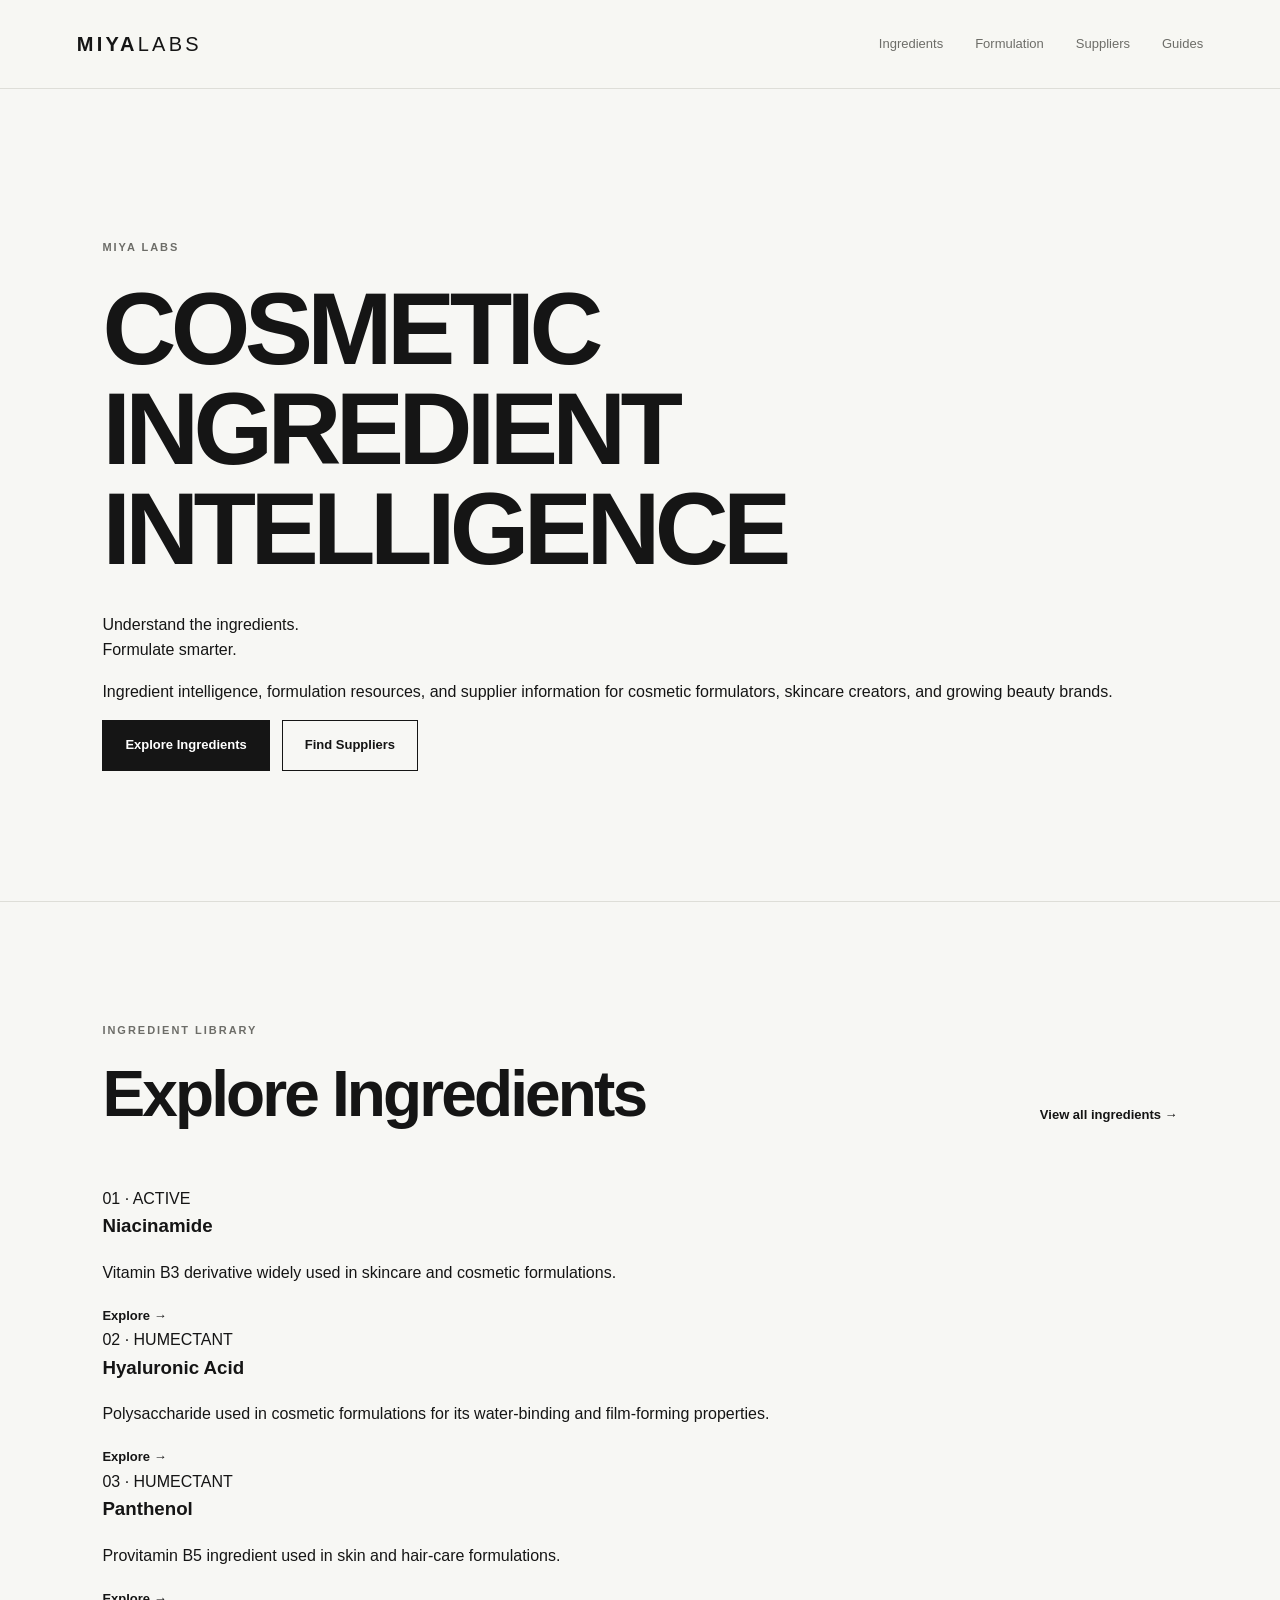
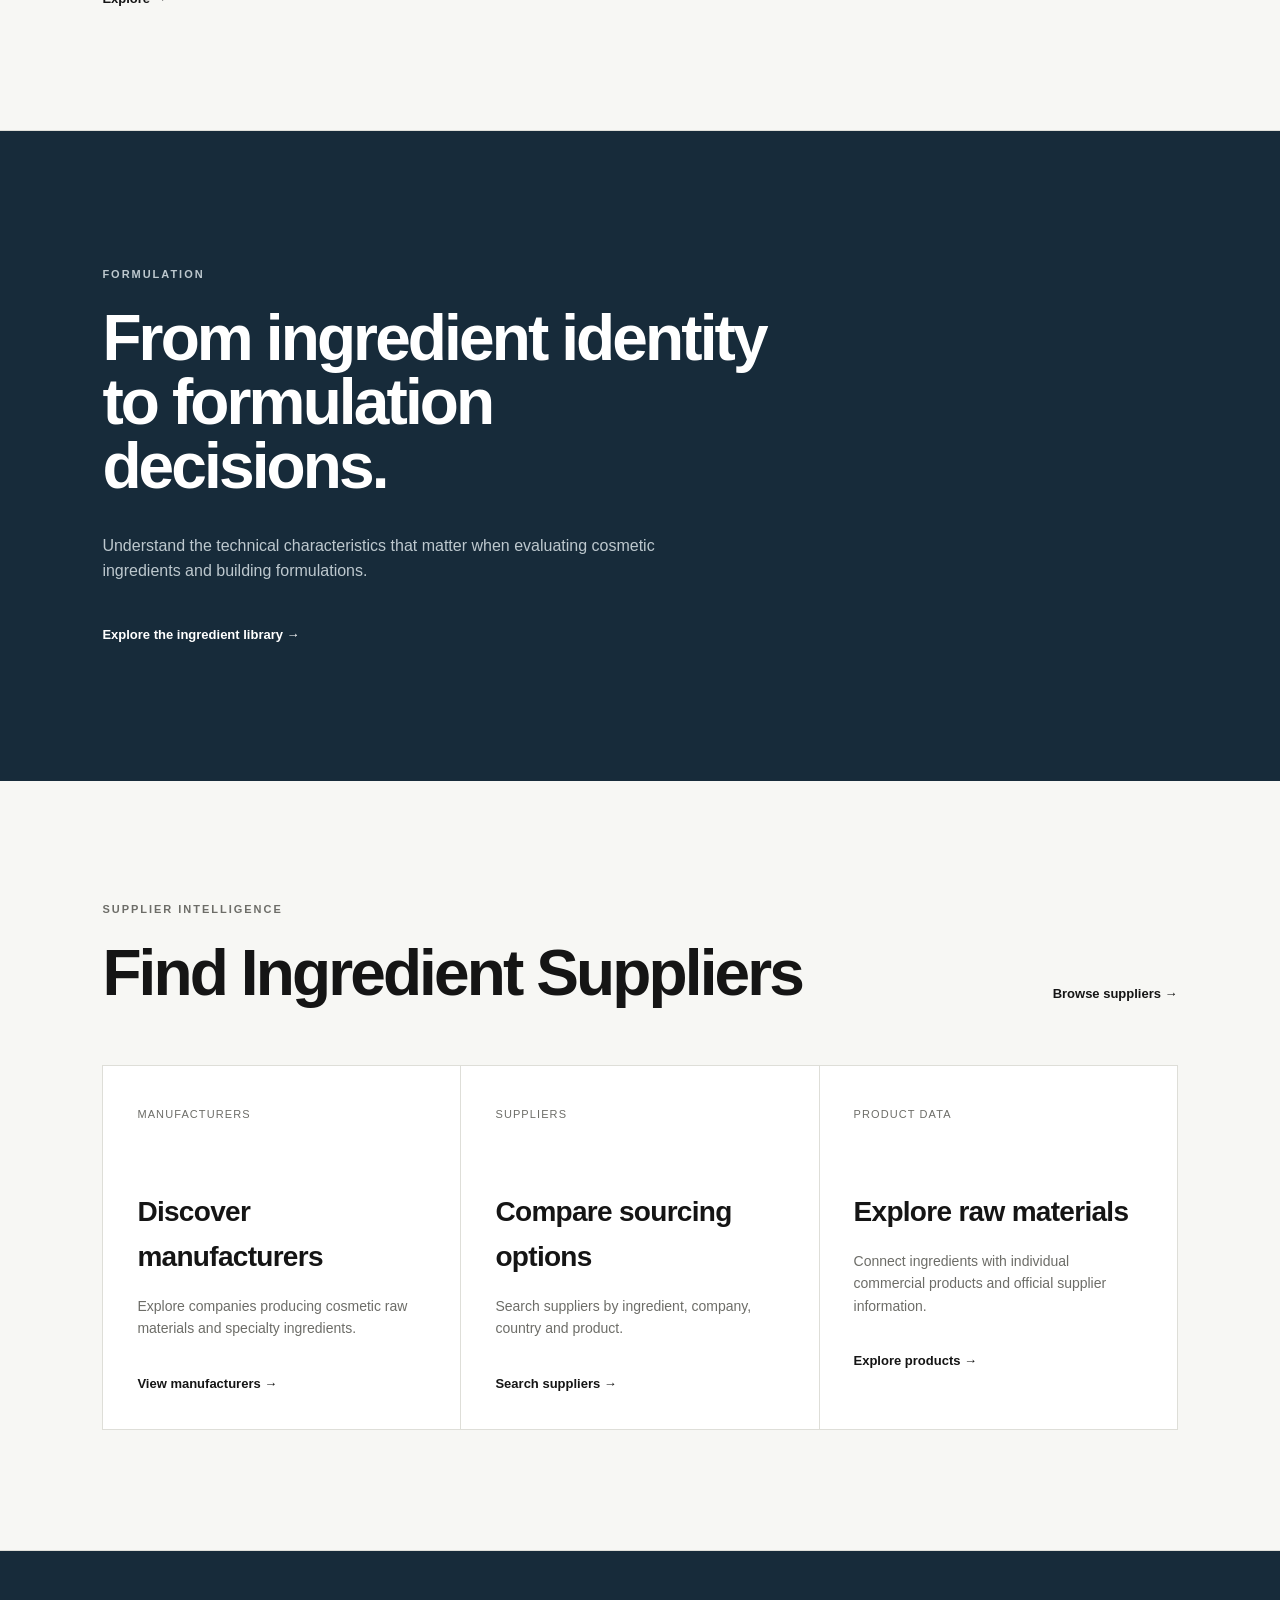
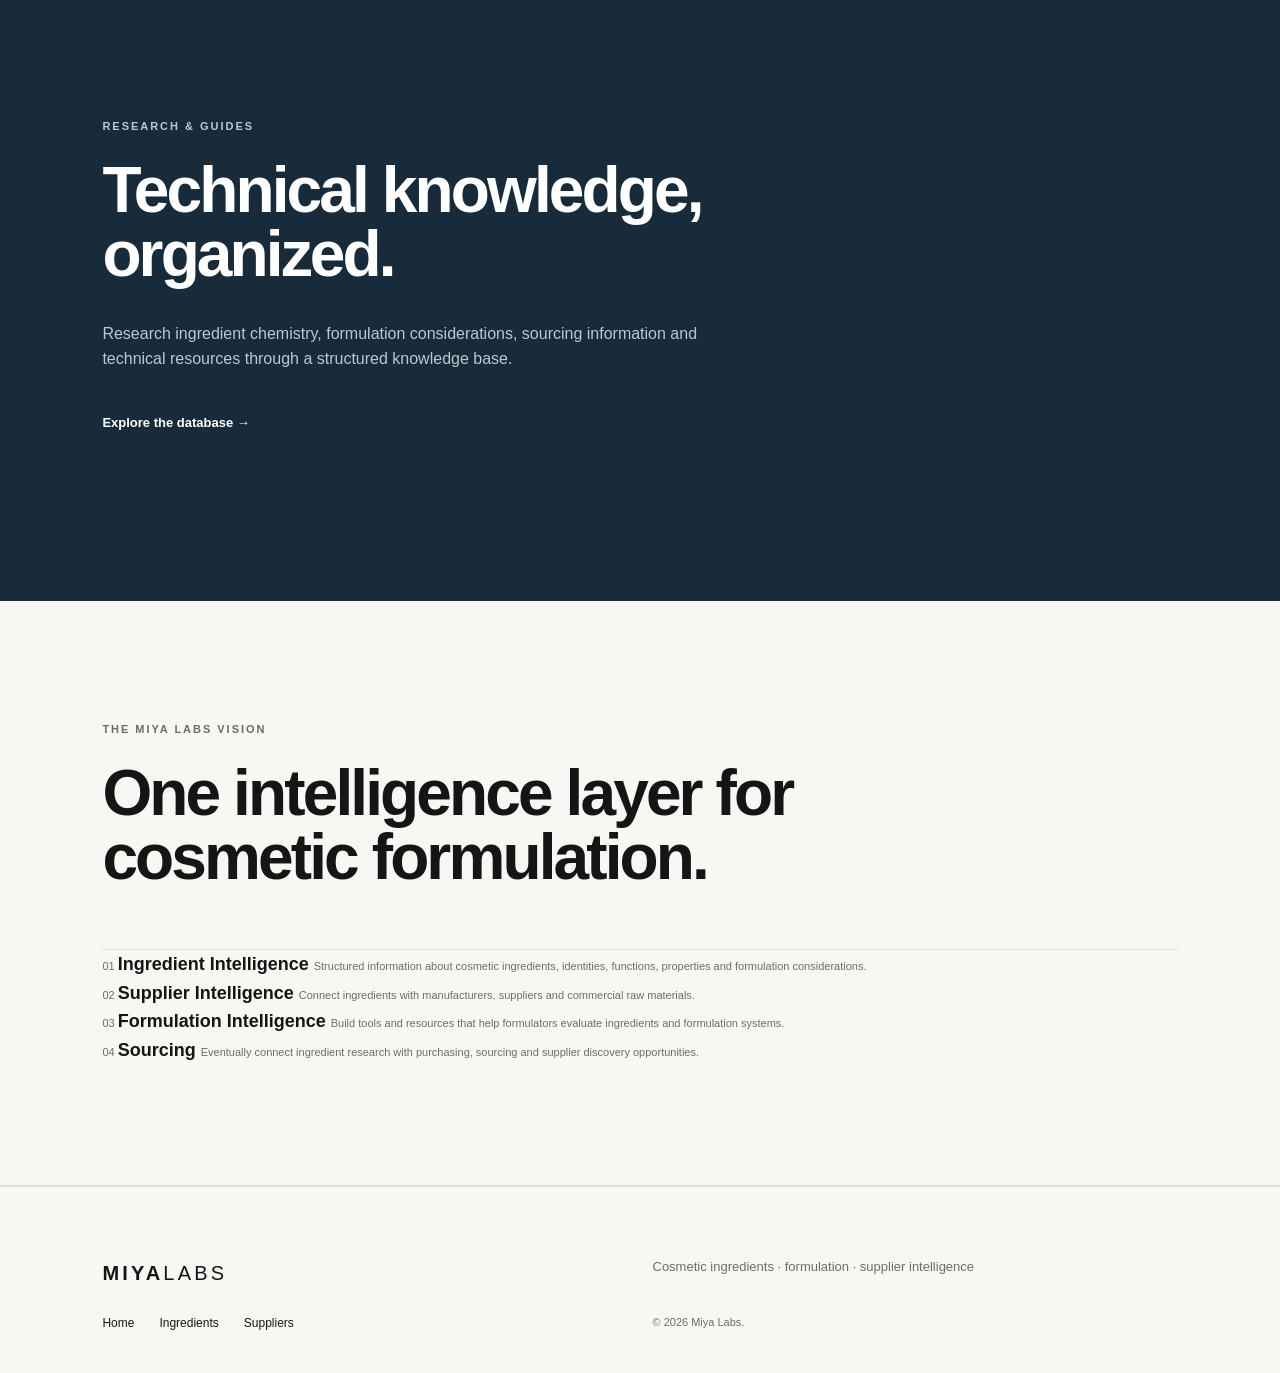
<file: index.html>
<!doctype html>

<html lang="en">

<head>

  <meta charset="utf-8">

  <meta
    name="viewport"
    content="width=device-width, initial-scale=1"
  >

  <title>
    MIYA LABS | Cosmetic Ingredient Intelligence
  </title>

  <meta
    name="description"
    content="Miya Labs provides cosmetic ingredient intelligence, formulation resources, and supplier information for formulators and beauty brands."
  >

  <link
    rel="stylesheet"
    href="style.css"
  >

</head>


<body>


<!-- =========================================
     HEADER
     ========================================= -->


<header class="site-header">

  <a
    class="brand"
    href="index.html"
    aria-label="Miya Labs home"
  >

    MIYA<span>LABS</span>

  </a>


  <nav aria-label="Main navigation">

    <a href="ingredients.html">
      Ingredients
    </a>

    <a href="#formulation">
      Formulation
    </a>

    <a href="suppliers.html">
      Suppliers
    </a>

    <a href="#guides">
      Guides
    </a>

  </nav>

</header>



<main>


<!-- =========================================
     HERO
     ========================================= -->


<section class="hero">


  <div class="hero-content">


    <p class="eyebrow">
      MIYA LABS
    </p>


    <h1>
      COSMETIC<br>
      INGREDIENT<br>
      INTELLIGENCE
    </h1>


    <p class="hero-lead">

      Understand the ingredients.<br>
      Formulate smarter.

    </p>


    <p class="hero-description">

      Ingredient intelligence, formulation resources,
      and supplier information for cosmetic formulators,
      skincare creators, and growing beauty brands.

    </p>


    <div class="hero-actions">

      <a
        class="button primary"
        href="ingredients.html"
      >
        Explore Ingredients
      </a>


      <a
        class="button secondary"
        href="suppliers.html"
      >
        Find Suppliers
      </a>

    </div>


  </div>


</section>



<!-- =========================================
     INGREDIENT LIBRARY
     ========================================= -->


<section class="section">


  <div class="section-heading">


    <div>

      <p class="eyebrow">
        INGREDIENT LIBRARY
      </p>


      <h2>
        Explore Ingredients
      </h2>

    </div>


    <a
      class="text-link"
      href="ingredients.html"
    >
      View all ingredients →
    </a>


  </div>



  <div class="ingredient-grid">


    <!-- NIACINAMIDE -->


    <article class="ingredient-card">


      <div class="ingredient-card-header">

        <span class="ingredient-category">
          01 · ACTIVE
        </span>

      </div>


      <h3>
        Niacinamide
      </h3>


      <p>

        Vitamin B3 derivative widely used
        in skincare and cosmetic formulations.

      </p>


      <a
        class="text-link"
        href="ingredients/niacinamide.html"
      >
        Explore →
      </a>


    </article>



    <!-- HYALURONIC ACID -->


    <article class="ingredient-card">


      <div class="ingredient-card-header">

        <span class="ingredient-category">
          02 · HUMECTANT
        </span>

      </div>


      <h3>
        Hyaluronic Acid
      </h3>


      <p>

        Polysaccharide used in cosmetic
        formulations for its water-binding
        and film-forming properties.

      </p>


      <a
        class="text-link"
        href="ingredients/hyaluronic-acid.html"
      >
        Explore →
      </a>


    </article>



    <!-- PANTHENOL -->


    <article class="ingredient-card">


      <div class="ingredient-card-header">

        <span class="ingredient-category">
          03 · HUMECTANT
        </span>

      </div>


      <h3>
        Panthenol
      </h3>


      <p>

        Provitamin B5 ingredient used in
        skin and hair-care formulations.

      </p>


      <a
        class="text-link"
        href="ingredients/panthenol.html"
      >
        Explore →
      </a>


    </article>


  </div>


</section>



<!-- =========================================
     FORMULATION
     ========================================= -->


<section
  id="formulation"
  class="feature"
>


  <div>


    <p class="eyebrow">
      FORMULATION
    </p>


    <h2>
      From ingredient identity
      to formulation decisions.
    </h2>


    <p>

      Understand the technical characteristics
      that matter when evaluating cosmetic
      ingredients and building formulations.

    </p>


    <a
      class="text-link"
      href="ingredients.html"
    >
      Explore the ingredient library →
    </a>


  </div>


</section>



<!-- =========================================
     SUPPLIER INTELLIGENCE
     ========================================= -->


<section class="section">


  <div class="section-heading">


    <div>

      <p class="eyebrow">
        SUPPLIER INTELLIGENCE
      </p>


      <h2>
        Find Ingredient Suppliers
      </h2>

    </div>


    <a
      class="text-link"
      href="suppliers.html"
    >
      Browse suppliers →
    </a>


  </div>



  <div class="cards">


    <article class="card">


      <span>
        MANUFACTURERS
      </span>


      <h3>
        Discover manufacturers
      </h3>


      <p>

        Explore companies producing cosmetic
        raw materials and specialty ingredients.

      </p>


      <a
        class="text-link"
        href="suppliers.html"
      >
        View manufacturers →
      </a>


    </article>



    <article class="card">


      <span>
        SUPPLIERS
      </span>


      <h3>
        Compare sourcing options
      </h3>


      <p>

        Search suppliers by ingredient,
        company, country and product.

      </p>


      <a
        class="text-link"
        href="suppliers.html"
      >
        Search suppliers →
      </a>


    </article>



    <article class="card">


      <span>
        PRODUCT DATA
      </span>


      <h3>
        Explore raw materials
      </h3>


      <p>

        Connect ingredients with individual
        commercial products and official
        supplier information.

      </p>


      <a
        class="text-link"
        href="suppliers.html"
      >
        Explore products →
      </a>


    </article>


  </div>


</section>



<!-- =========================================
     GUIDES
     ========================================= -->


<section
  id="guides"
  class="feature"
>


  <div>


    <p class="eyebrow">
      RESEARCH & GUIDES
    </p>


    <h2>
      Technical knowledge,
      organized.
    </h2>


    <p>

      Research ingredient chemistry,
      formulation considerations, sourcing
      information and technical resources
      through a structured knowledge base.

    </p>


    <a
      class="text-link"
      href="ingredients.html"
    >
      Explore the database →
    </a>


  </div>


</section>



<!-- =========================================
     LONG-TERM VISION
     ========================================= -->


<section class="section">


  <div class="section-heading">


    <div>

      <p class="eyebrow">
        THE MIYA LABS VISION
      </p>


      <h2>
        One intelligence layer
        for cosmetic formulation.
      </h2>

    </div>


  </div>



  <div class="guide-list">


    <div>


      <span>
        01
      </span>


      <strong>
        Ingredient Intelligence
      </strong>


      <small>

        Structured information about cosmetic
        ingredients, identities, functions,
        properties and formulation considerations.

      </small>


    </div>



    <div>


      <span>
        02
      </span>


      <strong>
        Supplier Intelligence
      </strong>


      <small>

        Connect ingredients with manufacturers,
        suppliers and commercial raw materials.

      </small>


    </div>



    <div>


      <span>
        03
      </span>


      <strong>
        Formulation Intelligence
      </strong>


      <small>

        Build tools and resources that help
        formulators evaluate ingredients and
        formulation systems.

      </small>


    </div>



    <div>


      <span>
        04
      </span>


      <strong>
        Sourcing
      </strong>


      <small>

        Eventually connect ingredient research
        with purchasing, sourcing and supplier
        discovery opportunities.

      </small>


    </div>


  </div>


</section>


</main>



<!-- =========================================
     FOOTER
     ========================================= -->


<footer>


  <div class="brand">
    MIYA<span>LABS</span>
  </div>


  <p>

    Cosmetic ingredients · formulation ·
    supplier intelligence

  </p>


  <div class="footer-links">


    <a href="index.html">
      Home
    </a>


    <a href="ingredients.html">
      Ingredients
    </a>


    <a href="suppliers.html">
      Suppliers
    </a>


  </div>


  <small>
    © 2026 Miya Labs.
  </small>


</footer>


</body>

</html>
</file>
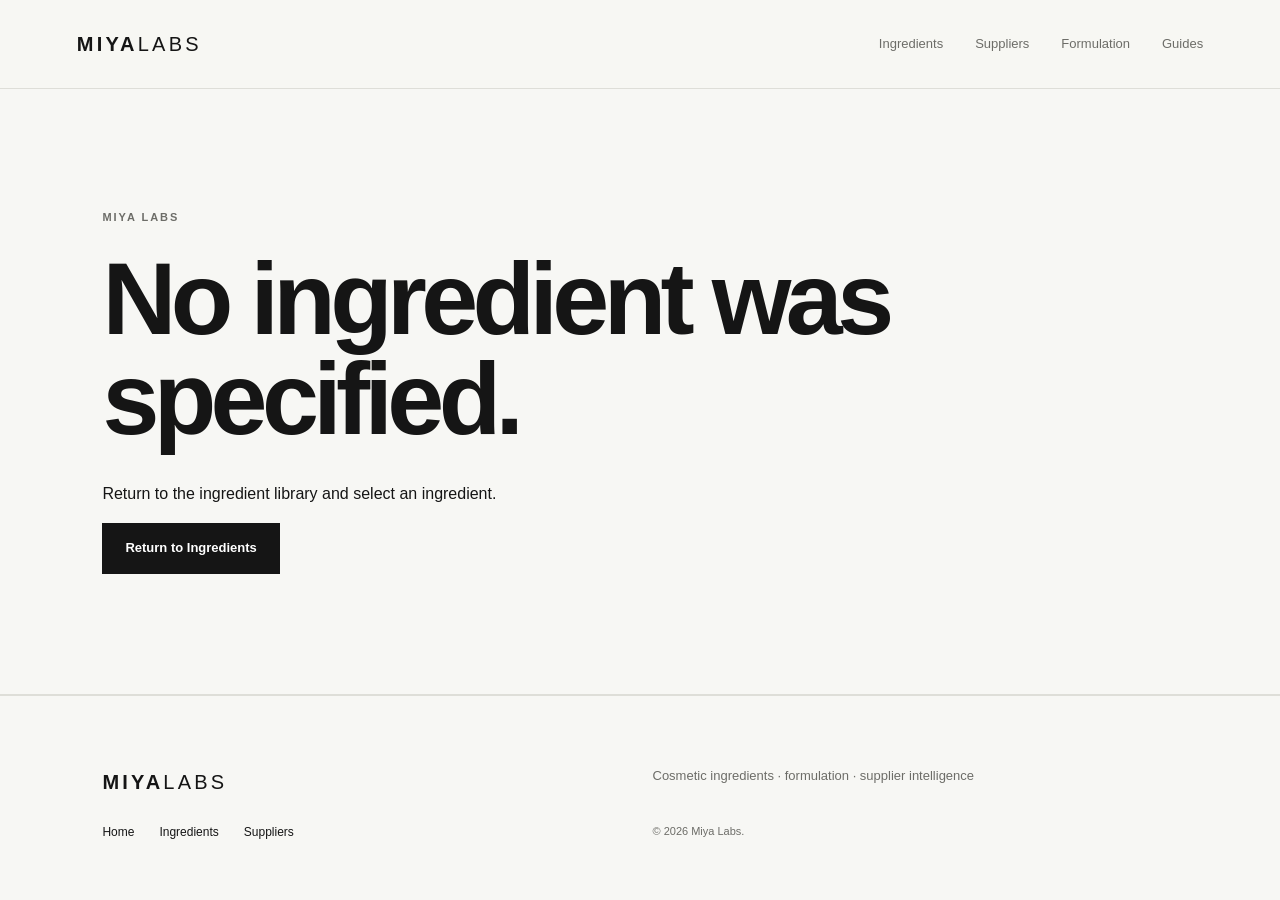
<file: ingredient.html>
<!doctype html>
<html lang="en">

<head>

  <meta charset="utf-8">

  <meta
    name="viewport"
    content="width=device-width, initial-scale=1"
  >

  <title>Ingredient | MIYA LABS</title>

  <meta
    id="meta-description"
    name="description"
    content="Cosmetic ingredient intelligence from MIYA LABS."
  >

  <link
    rel="stylesheet"
    href="style.css"
  >

</head>


<body>


<header class="site-header">

  <a
    class="brand"
    href="index.html"
    aria-label="Miya Labs home"
  >
    MIYA<span>LABS</span>
  </a>


  <nav aria-label="Main navigation">

    <a href="ingredients.html">
      Ingredients
    </a>

    <a href="suppliers.html">
      Suppliers
    </a>

    <a href="index.html#formulation">
      Formulation
    </a>

    <a href="index.html#guides">
      Guides
    </a>

  </nav>

</header>



<main id="ingredient-page">


  <section class="ingredient-hero">

    <div class="ingredient-hero-inner">


      <div>

        <p
          id="ingredient-category"
          class="eyebrow"
        >
          INGREDIENT
        </p>


        <h1 id="ingredient-name">
          Loading ingredient...
        </h1>


        <p
          id="ingredient-lead"
          class="ingredient-lead"
        >
          Loading ingredient information...
        </p>

      </div>


      <div
        id="ingredient-symbol"
        class="ingredient-symbol"
        aria-hidden="true"
      >
      </div>


    </div>

  </section>



  <section class="section">


    <div class="ingredient-data-grid">


      <div class="data-item">

        <span>
          INCI
        </span>

        <strong id="ingredient-inci">
          —
        </strong>

      </div>


      <div class="data-item">

        <span>
          CAS
        </span>

        <strong id="ingredient-cas">
          —
        </strong>

      </div>


      <div class="data-item">

        <span>
          CATEGORY
        </span>

        <strong id="ingredient-category-data">
          —
        </strong>

      </div>


      <div class="data-item">

        <span>
          ALIASES
        </span>

        <strong id="ingredient-aliases">
          —
        </strong>

      </div>


    </div>

  </section>



  <section class="section">


    <div class="content-column">


      <p class="eyebrow">
        OVERVIEW
      </p>


      <h2 id="overview-title">
        About this ingredient
      </h2>


      <div id="ingredient-overview">
      </div>


    </div>

  </section>



  <section class="section">


    <div class="content-column">


      <p class="eyebrow">
        FORMULATION
      </p>


      <h2>
        Formulation considerations
      </h2>


      <div
        id="formulation-considerations"
        class="consideration-list"
      >
      </div>


    </div>

  </section>



  <section class="section">


    <div class="content-column">


      <p class="eyebrow">
        SUPPLIER INTELLIGENCE
      </p>


      <h2>
        Suppliers associated with this ingredient
      </h2>


      <div
        id="ingredient-suppliers"
        class="supplier-grid"
      >

        <div class="directory-placeholder">

          <strong>
            Loading suppliers...
          </strong>

        </div>

      </div>


    </div>

  </section>



  <section class="section">


    <div class="content-column">


      <p class="eyebrow">
        RELATED INGREDIENTS
      </p>


      <h2>
        Continue exploring
      </h2>


      <div
        id="related-ingredients"
        class="ingredient-grid"
      >

        <div class="directory-placeholder">

          <strong>
            Loading related ingredients...
          </strong>

        </div>

      </div>


    </div>

  </section>



  <section class="section">


    <div class="content-column">


      <p class="eyebrow">
        TECHNICAL REFERENCES
      </p>


      <h2>
        References
      </h2>


      <div id="ingredient-reference">
      </div>


    </div>

  </section>


</main>



<footer>


  <div class="brand">
    MIYA<span>LABS</span>
  </div>


  <p>
    Cosmetic ingredients · formulation ·
    supplier intelligence
  </p>


  <div class="footer-links">

    <a href="index.html">
      Home
    </a>

    <a href="ingredients.html">
      Ingredients
    </a>

    <a href="suppliers.html">
      Suppliers
    </a>

  </div>


  <small>
    © 2026 Miya Labs.
  </small>


</footer>



<script src="ingredient.js"></script>

<script src="ingredients/related-ingredients.js"></script>


</body>

</html>
</file>
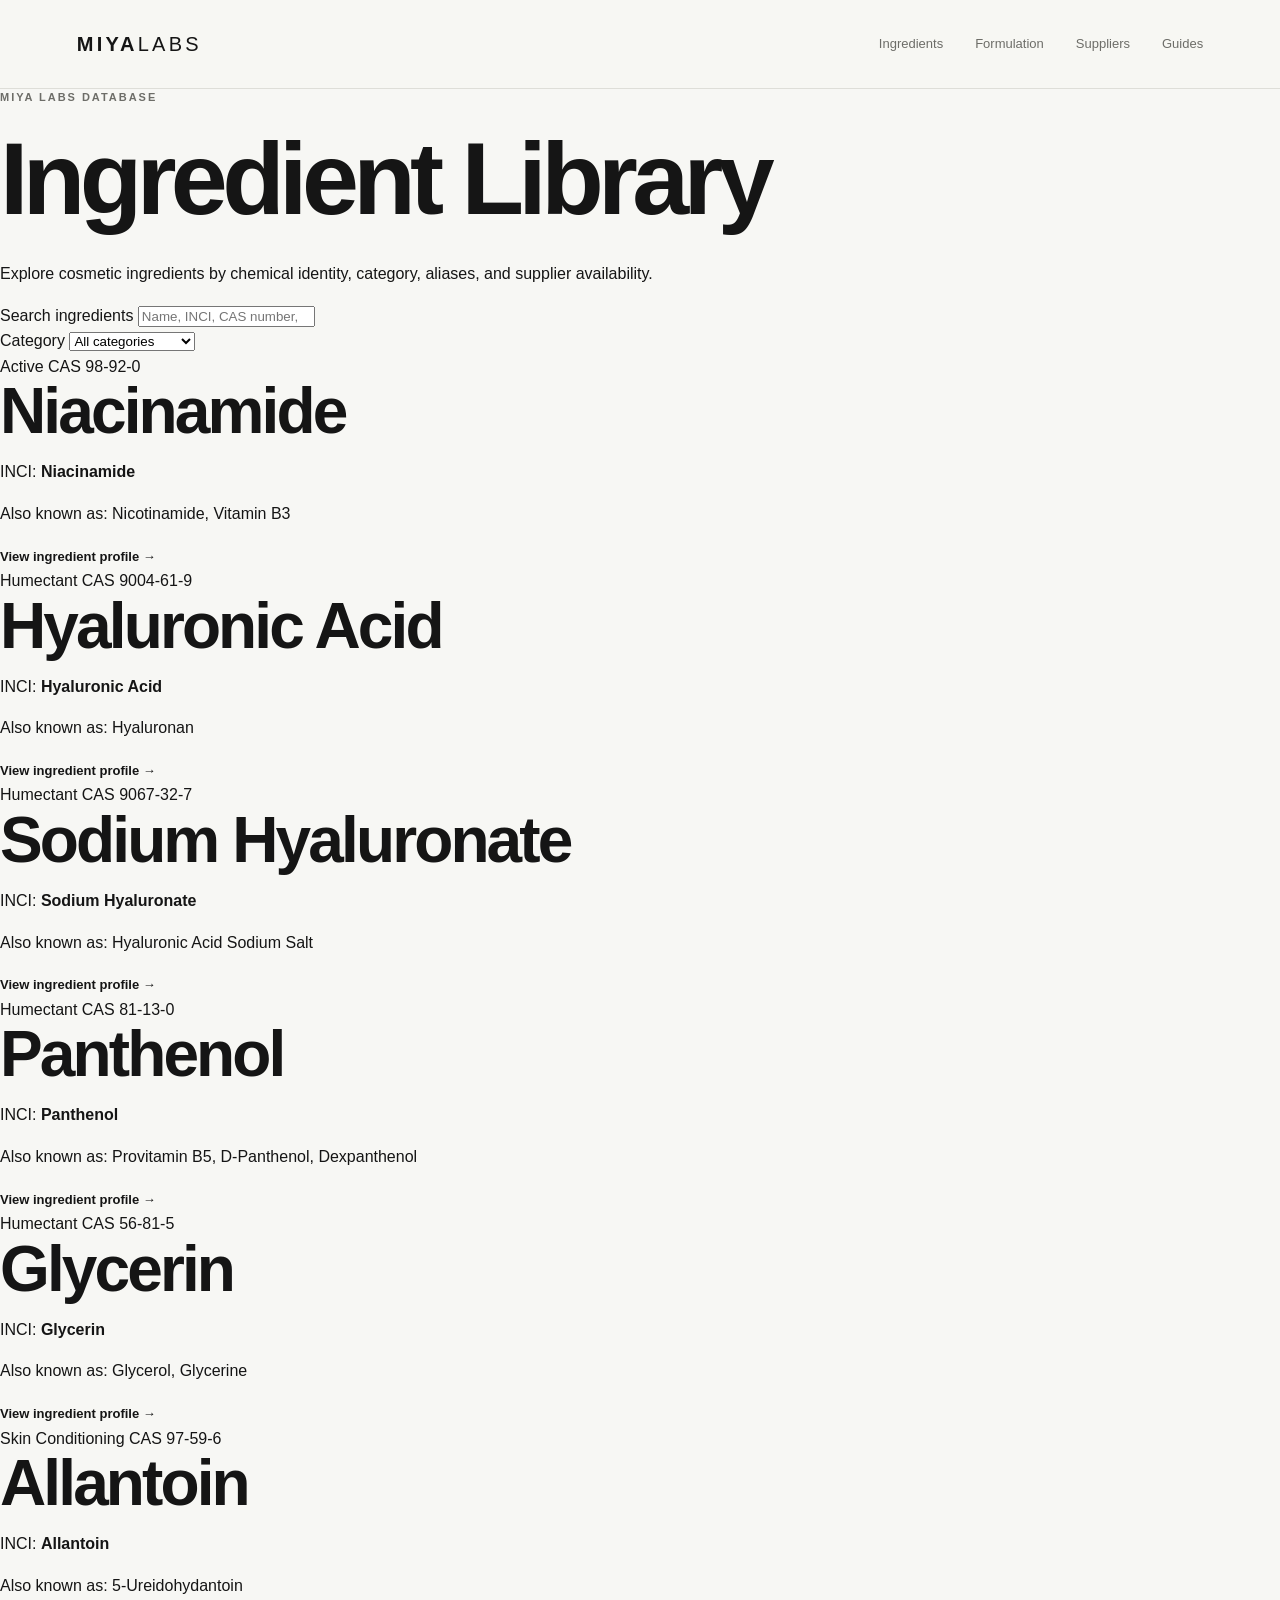
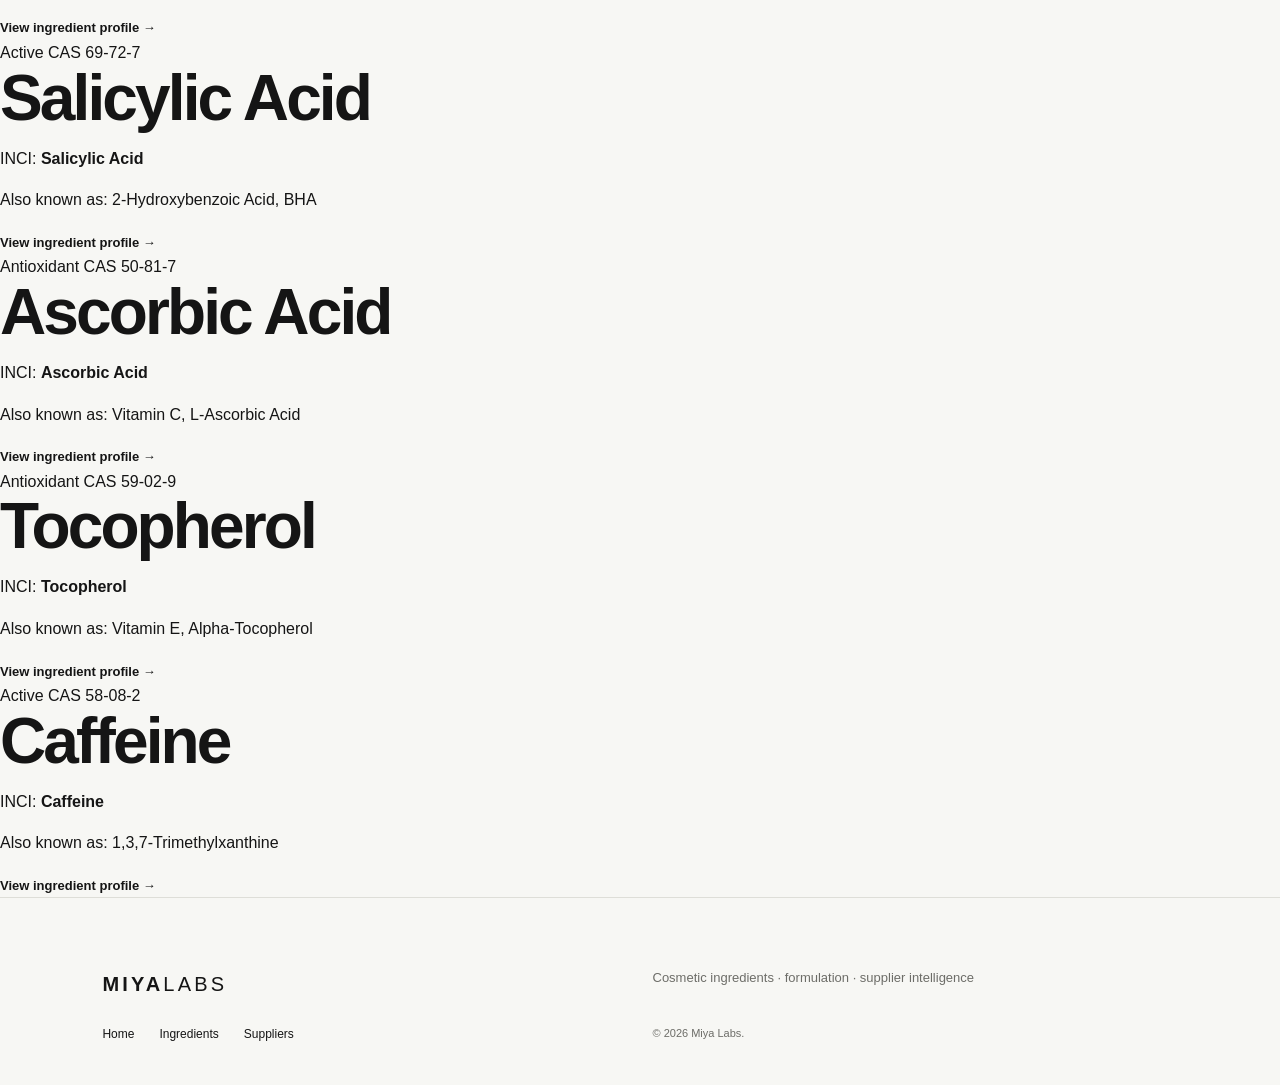
<file: ingredients.html>
<!doctype html>

<html lang="en">

<head>

  <meta charset="utf-8">

  <meta
    name="viewport"
    content="width=device-width, initial-scale=1"
  >

  <title>
    Ingredient Library | Miya Labs
  </title>

  <meta
    name="description"
    content="Search the Miya Labs cosmetic ingredient library by ingredient name, INCI name, CAS number, alias, or category."
  >

  <link
    rel="stylesheet"
    href="style.css"
  >

</head>


<body>


<header class="site-header">

  <a
    class="brand"
    href="index.html"
    aria-label="Miya Labs home"
  >

    MIYA<span>LABS</span>

  </a>


  <nav aria-label="Main navigation">

    <a
      href="ingredients.html"
      class="active"
    >
      Ingredients
    </a>

    <a href="index.html#formulation">
      Formulation
    </a>

    <a href="suppliers.html">
      Suppliers
    </a>

    <a href="index.html#guides">
      Guides
    </a>

  </nav>

</header>



<main>


<section class="page-intro">

  <p class="eyebrow">
    MIYA LABS DATABASE
  </p>


  <h1>
    Ingredient Library
  </h1>


  <p>

    Explore cosmetic ingredients by chemical
    identity, category, aliases, and supplier
    availability.

  </p>

</section>



<section class="directory-controls">

  <div class="search-field">

    <label
      for="ingredient-search"
    >
      Search ingredients
    </label>


    <input
      id="ingredient-search"
      type="search"
      placeholder="Name, INCI, CAS number, alias..."
      autocomplete="off"
    >

  </div>



  <div class="filter-field">

    <label
      for="ingredient-category"
    >
      Category
    </label>


    <select
      id="ingredient-category"
    >

      <option value="all">
        All categories
      </option>

    </select>

  </div>

</section>



<section
  class="directory-section"
  aria-live="polite"
>

  <div
    id="ingredient-results"
    class="ingredient-grid"
  >

    <div class="directory-placeholder">

      <strong>
        Loading ingredients...
      </strong>

    </div>

  </div>

</section>


</main>



<footer>

  <div class="brand">
    MIYA<span>LABS</span>
  </div>


  <p>
    Cosmetic ingredients · formulation ·
    supplier intelligence
  </p>


  <div class="footer-links">

    <a href="index.html">
      Home
    </a>

    <a href="ingredients.html">
      Ingredients
    </a>

    <a href="suppliers.html">
      Suppliers
    </a>

  </div>


  <small>
    © 2026 Miya Labs.
  </small>

</footer>



<script src="ingredients.js"></script>


</body>

</html>
</file>
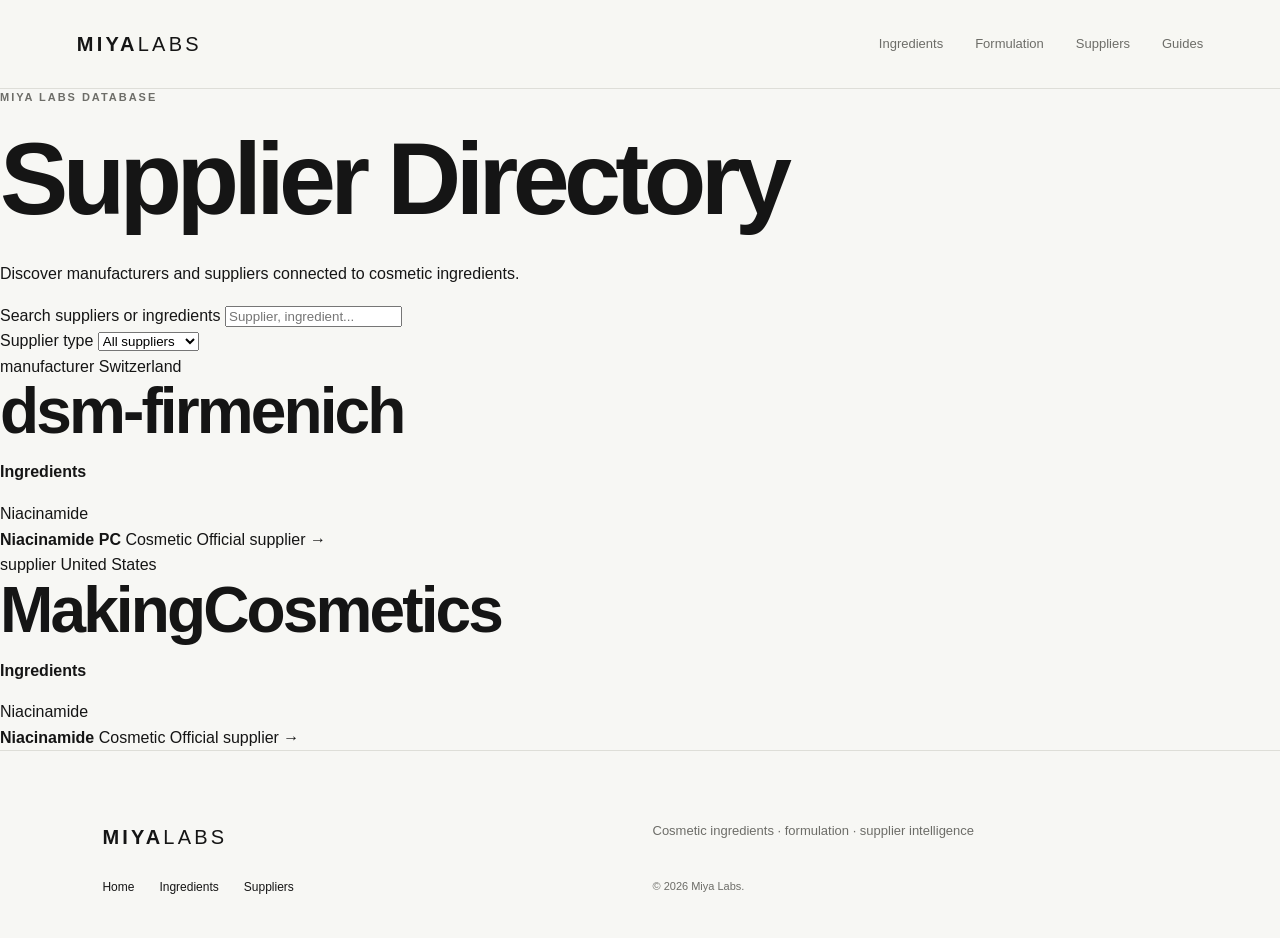
<file: suppliers.html>
<!doctype html>

<html lang="en">

<head>

  <meta charset="utf-8">

  <meta
    name="viewport"
    content="width=device-width, initial-scale=1"
  >

  <title>
    Supplier Directory | Miya Labs
  </title>

  <meta
    name="description"
    content="Explore cosmetic ingredient manufacturers and suppliers through the Miya Labs supplier directory."
  >

  <link
    rel="stylesheet"
    href="style.css"
  >

</head>


<body>


<header class="site-header">

  <a
    class="brand"
    href="index.html"
    aria-label="Miya Labs home"
  >

    MIYA<span>LABS</span>

  </a>


  <nav aria-label="Main navigation">

    <a href="ingredients.html">
      Ingredients
    </a>

    <a href="index.html#formulation">
      Formulation
    </a>

    <a
      href="suppliers.html"
      class="active"
    >
      Suppliers
    </a>

    <a href="index.html#guides">
      Guides
    </a>

  </nav>

</header>



<main>


<section class="page-intro">

  <p class="eyebrow">
    MIYA LABS DATABASE
  </p>


  <h1>
    Supplier Directory
  </h1>


  <p>

    Discover manufacturers and suppliers
    connected to cosmetic ingredients.

  </p>

</section>



<section class="directory-controls">


  <div class="search-field">

    <label for="supplier-search">
      Search suppliers or ingredients
    </label>


    <input
      id="supplier-search"
      type="search"
      placeholder="Supplier, ingredient..."
      autocomplete="off"
    >

  </div>



  <div class="filter-field">

    <label for="supplier-type">
      Supplier type
    </label>


    <select id="supplier-type">

      <option value="all">
        All suppliers
      </option>

    </select>

  </div>


</section>



<section
  class="directory-section"
  aria-live="polite"
>


  <div
    id="supplier-results"
    class="supplier-grid"
  >

    <div class="directory-placeholder">

      <strong>
        Loading suppliers...
      </strong>

    </div>

  </div>


</section>


</main>



<footer>

  <div class="brand">
    MIYA<span>LABS</span>
  </div>


  <p>
    Cosmetic ingredients · formulation ·
    supplier intelligence
  </p>


  <div class="footer-links">

    <a href="index.html">
      Home
    </a>

    <a href="ingredients.html">
      Ingredients
    </a>

    <a href="suppliers.html">
      Suppliers
    </a>

  </div>


  <small>
    © 2026 Miya Labs.
  </small>

</footer>



<script src="suppliers.js"></script>


</body>

</html>
</file>
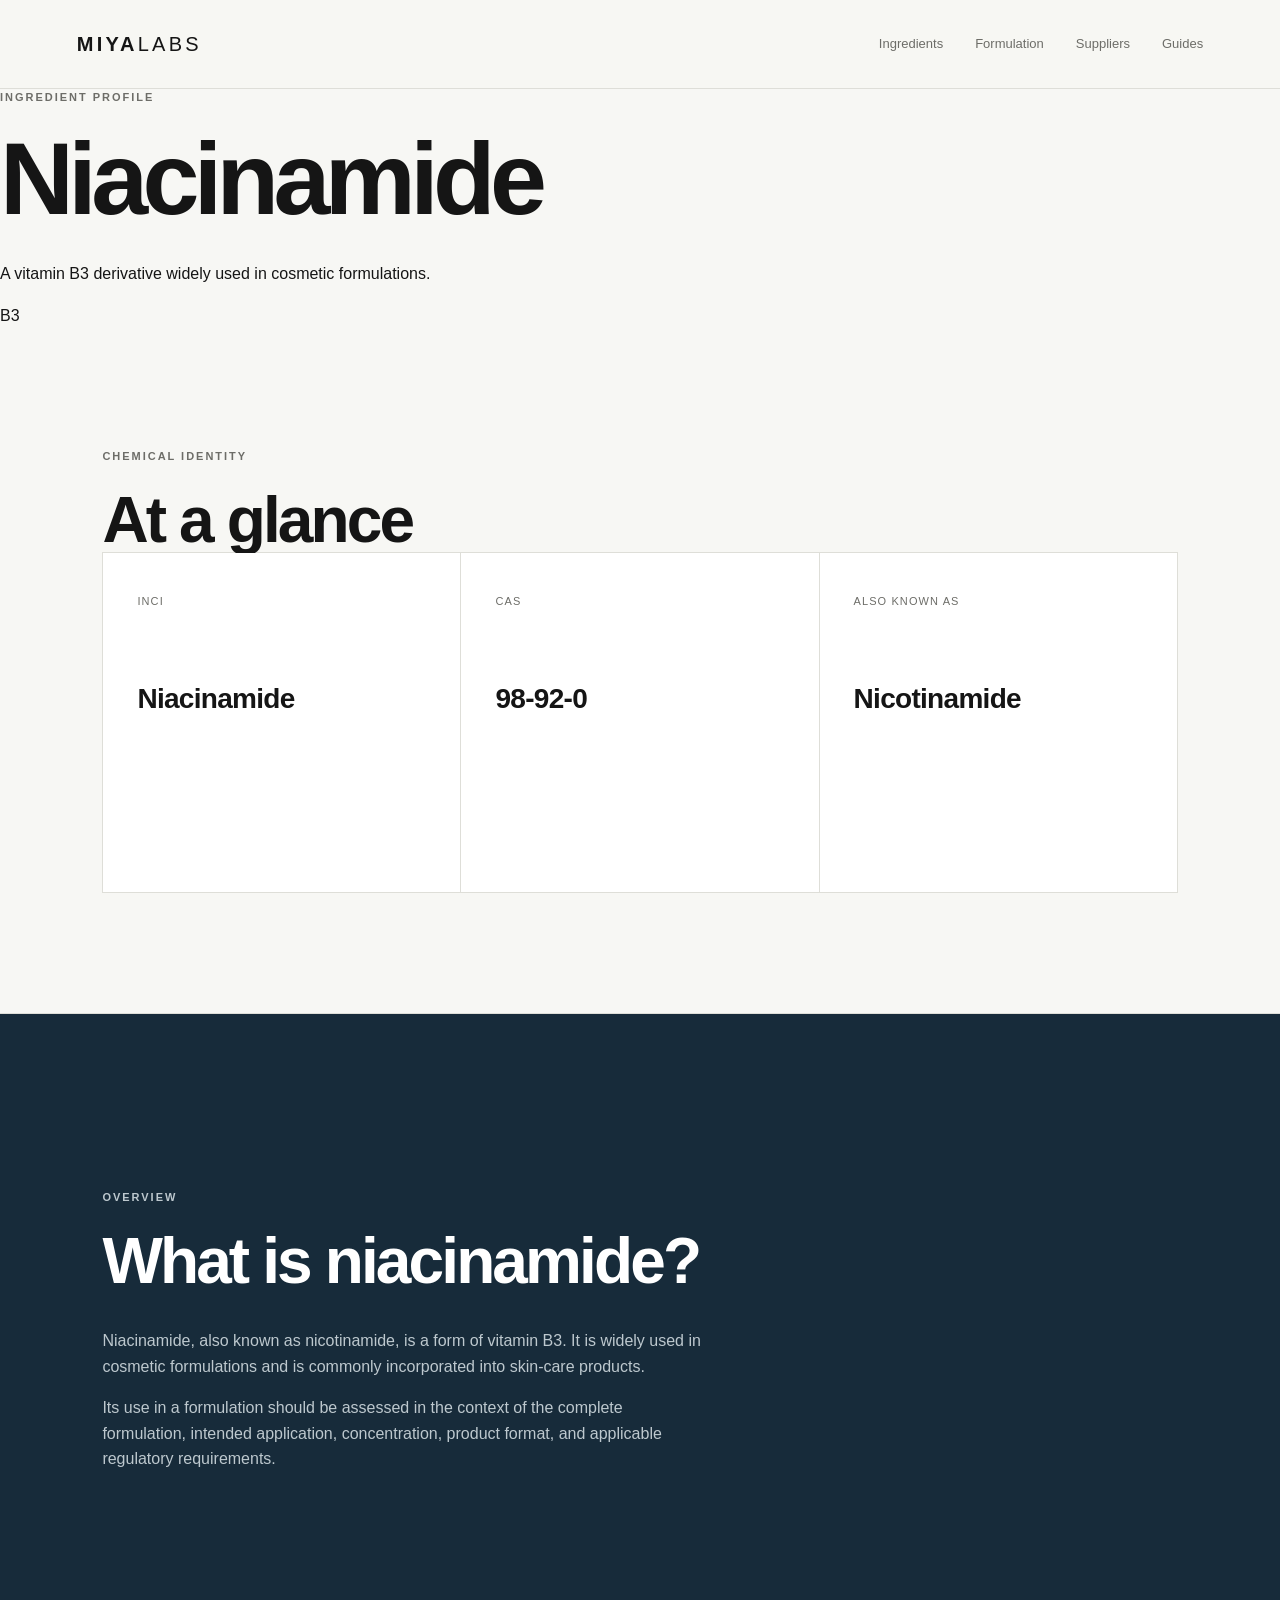
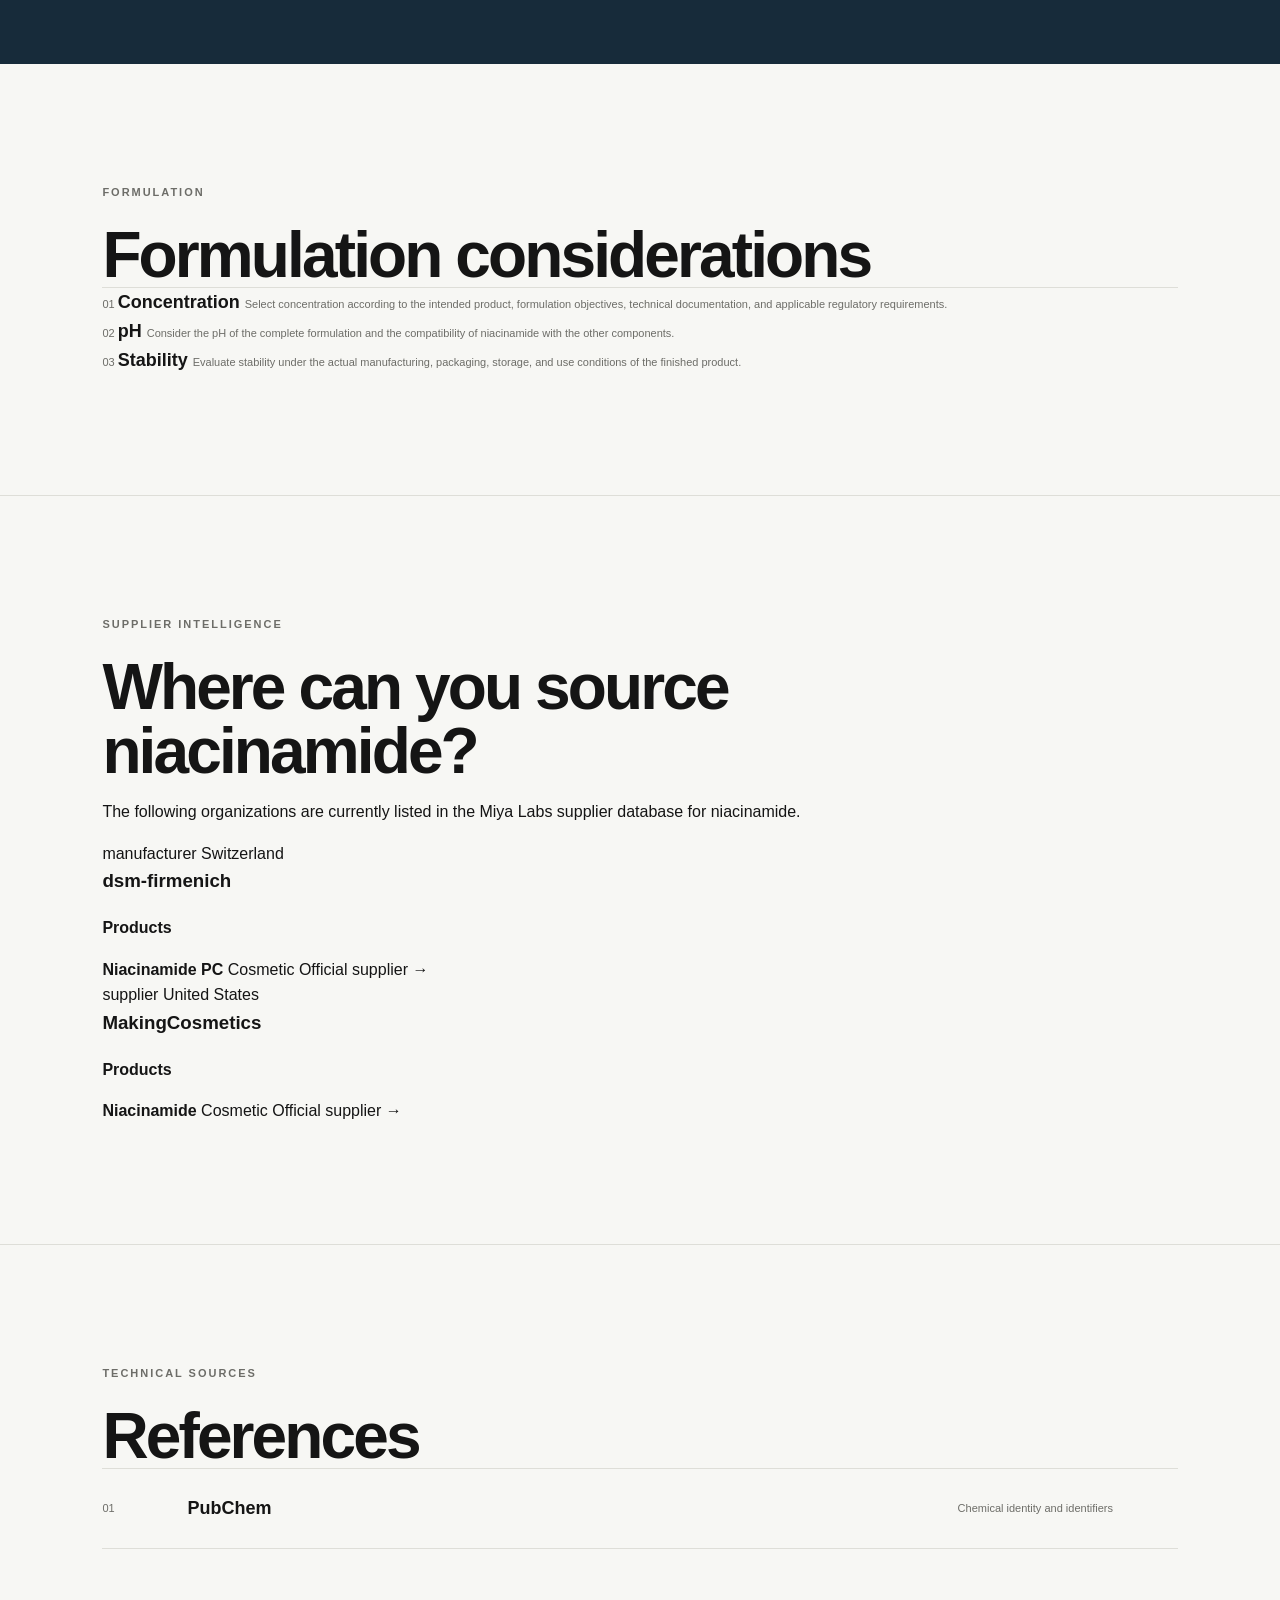
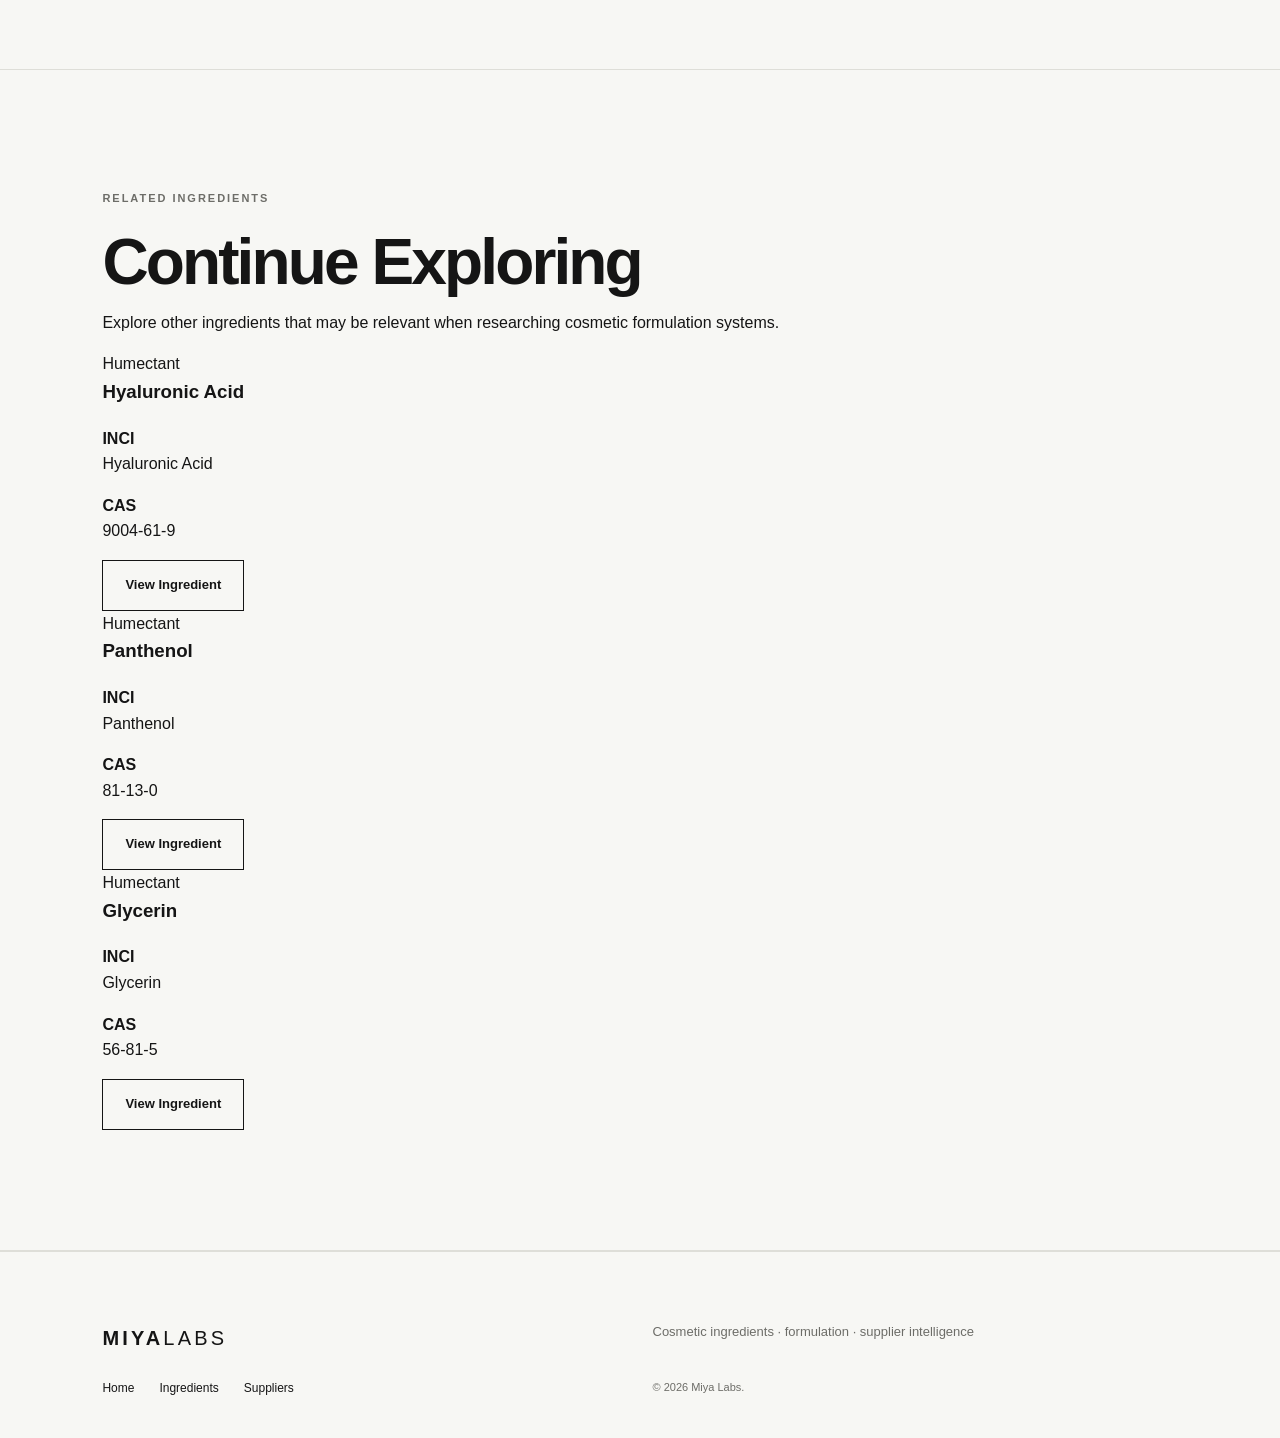
<file: ingredients/niacinamide.html>
<!doctype html>

<html lang="en">

<head>

  <meta charset="utf-8">

  <meta
    name="viewport"
    content="width=device-width, initial-scale=1"
  >

  <title>
    Niacinamide | Cosmetic Ingredient Profile | Miya Labs
  </title>

  <meta
    name="description"
    content="Niacinamide ingredient profile including INCI name, CAS number, cosmetic function, formulation considerations, and supplier information."
  >

  <link
    rel="stylesheet"
    href="../style.css"
  >

</head>


<body data-ingredient="niacinamide">


<header class="site-header">

  <a
    class="brand"
    href="../index.html"
    aria-label="Miya Labs home"
  >

    MIYA<span>LABS</span>

  </a>


  <nav aria-label="Main navigation">

    <a
      href="../ingredients.html"
      class="active"
    >
      Ingredients
    </a>

    <a href="../index.html#formulation">
      Formulation
    </a>

    <a href="../suppliers.html">
      Suppliers
    </a>

    <a href="../index.html#guides">
      Guides
    </a>

  </nav>

</header>



<main>


<!-- =========================================
     HERO
     ========================================= -->


<section class="ingredient-hero">

  <div>

    <p class="eyebrow">
      INGREDIENT PROFILE
    </p>


    <h1>
      Niacinamide
    </h1>


    <p class="ingredient-lead">

      A vitamin B3 derivative widely used in
      cosmetic formulations.

    </p>

  </div>


  <div
    class="ingredient-symbol"
    aria-hidden="true"
  >

    B3

  </div>

</section>



<!-- =========================================
     CHEMICAL IDENTITY
     ========================================= -->


<section class="section">


  <p class="eyebrow">
    CHEMICAL IDENTITY
  </p>


  <h2>
    At a glance
  </h2>


  <div class="cards">


    <article class="card">

      <span>
        INCI
      </span>

      <h3>
        Niacinamide
      </h3>

    </article>


    <article class="card">

      <span>
        CAS
      </span>

      <h3>
        98-92-0
      </h3>

    </article>


    <article class="card">

      <span>
        ALSO KNOWN AS
      </span>

      <h3>
        Nicotinamide
      </h3>

    </article>


  </div>

</section>



<!-- =========================================
     OVERVIEW
     ========================================= -->


<section class="feature">


  <div>

    <p class="eyebrow">
      OVERVIEW
    </p>


    <h2>
      What is niacinamide?
    </h2>


    <p>

      Niacinamide, also known as nicotinamide,
      is a form of vitamin B3. It is widely used
      in cosmetic formulations and is commonly
      incorporated into skin-care products.

    </p>


    <p>

      Its use in a formulation should be assessed
      in the context of the complete formulation,
      intended application, concentration, product
      format, and applicable regulatory requirements.

    </p>

  </div>


</section>



<!-- =========================================
     FORMULATION
     ========================================= -->


<section class="section">


  <p class="eyebrow">
    FORMULATION
  </p>


  <h2>
    Formulation considerations
  </h2>


  <div class="guide-list">


    <div>

      <span>
        01
      </span>


      <strong>
        Concentration
      </strong>


      <small>

        Select concentration according to the
        intended product, formulation objectives,
        technical documentation, and applicable
        regulatory requirements.

      </small>

    </div>



    <div>

      <span>
        02
      </span>


      <strong>
        pH
      </strong>


      <small>

        Consider the pH of the complete formulation
        and the compatibility of niacinamide with
        the other components.

      </small>

    </div>



    <div>

      <span>
        03
      </span>


      <strong>
        Stability
      </strong>


      <small>

        Evaluate stability under the actual
        manufacturing, packaging, storage,
        and use conditions of the finished product.

      </small>

    </div>


  </div>

</section>



<!-- =========================================
     SUPPLIER INTELLIGENCE
     ========================================= -->


<section class="section">


  <p class="eyebrow">
    SUPPLIER INTELLIGENCE
  </p>


  <h2>
    Where can you source niacinamide?
  </h2>


  <p class="ingredient-lead">

    The following organizations are currently
    listed in the Miya Labs supplier database
    for niacinamide.

  </p>


  <div
    id="niacinamide-suppliers"
    class="supplier-grid"
  >

    <div class="directory-placeholder">

      <strong>
        Loading supplier information...
      </strong>

    </div>

  </div>


</section>



<!-- =========================================
     TECHNICAL SOURCES
     ========================================= -->


<section class="section">


  <p class="eyebrow">
    TECHNICAL SOURCES
  </p>


  <h2>
    References
  </h2>


  <div class="guide-list">


    <a
      href="https://pubchem.ncbi.nlm.nih.gov/compound/Niacinamide"
      target="_blank"
      rel="noopener noreferrer"
    >

      <span>
        01
      </span>


      <strong>
        PubChem
      </strong>


      <small>
        Chemical identity and identifiers
      </small>

    </a>


  </div>

</section>

<section class="section">

  <p class="eyebrow">
    RELATED INGREDIENTS
  </p>

  <h2>
    Continue Exploring
  </h2>

  <p class="ingredient-lead">

    Explore other ingredients that may be
    relevant when researching cosmetic
    formulation systems.

  </p>

  <div
    id="related-ingredients"
    class="ingredient-grid"
  >

    <div class="directory-placeholder">

      <strong>
        Loading related ingredients...
      </strong>

    </div>

  </div>

</section>
  
</main>



<footer>


  <div class="brand">
    MIYA<span>LABS</span>
  </div>


  <p>
    Cosmetic ingredients · formulation ·
    supplier intelligence
  </p>


  <div class="footer-links">

    <a href="../index.html">
      Home
    </a>

    <a href="../ingredients.html">
      Ingredients
    </a>

    <a href="../suppliers.html">
      Suppliers
    </a>

  </div>


  <small>
    © 2026 Miya Labs.
  </small>


</footer>



<script src="niacinamide.js"></script>
<script src="related-ingredients.js"></script>

</body>

</html>


</body>

</html>
</file>
<file: style.css>
:root {
  --background: #f7f7f4;
  --surface: #ffffff;
  --text: #151515;
  --muted: #6d6d68;
  --line: #deded8;
  --accent: #172b3a;
  --accent-light: #e8eef1;
}

* {
  box-sizing: border-box;
}

html {
  scroll-behavior: smooth;
}

body {
  margin: 0;
  background: var(--background);
  color: var(--text);
  font-family: Arial, Helvetica, sans-serif;
  line-height: 1.6;
}

a {
  color: inherit;
  text-decoration: none;
}

.site-header {
  width: 100%;
  padding: 28px 6vw;
  display: flex;
  align-items: center;
  justify-content: space-between;
  border-bottom: 1px solid var(--line);
  background: rgba(247, 247, 244, 0.95);
}

.brand {
  font-size: 20px;
  font-weight: 800;
  letter-spacing: 0.16em;
}

.brand span {
  font-weight: 400;
}

nav {
  display: flex;
  gap: 32px;
}

nav a {
  font-size: 13px;
  color: var(--muted);
  transition: color 0.2s ease;
}

nav a:hover {
  color: var(--text);
}

.hero {
  min-height: 720px;
  padding: 150px 8vw 130px;
  display: flex;
  flex-direction: column;
  justify-content: center;
  border-bottom: 1px solid var(--line);
}

.eyebrow {
  margin: 0 0 22px;
  color: var(--muted);
  font-size: 11px;
  font-weight: 700;
  letter-spacing: 0.18em;
}

h1,
h2,
h3 {
  margin-top: 0;
}

h1 {
  max-width: 1000px;
  margin-bottom: 32px;
  font-size: clamp(48px, 8vw, 108px);
  line-height: 0.98;
  letter-spacing: -0.055em;
  font-weight: 700;
}

h1 em {
  font-family: Georgia, "Times New Roman", serif;
  font-weight: 400;
}

.hero-copy {
  max-width: 650px;
  margin: 0 0 38px;
  color: var(--muted);
  font-size: 18px;
}

.hero-actions {
  display: flex;
  gap: 12px;
  flex-wrap: wrap;
}

.button {
  display: inline-block;
  padding: 14px 22px;
  border: 1px solid var(--text);
  font-size: 13px;
  font-weight: 700;
  transition: all 0.2s ease;
}

.button.primary {
  background: var(--text);
  color: white;
}

.button.primary:hover {
  background: var(--accent);
  border-color: var(--accent);
}

.button.secondary {
  background: transparent;
}

.button.secondary:hover {
  background: white;
}

.section {
  padding: 120px 8vw;
  border-bottom: 1px solid var(--line);
}

.section-heading {
  display: flex;
  justify-content: space-between;
  gap: 60px;
  align-items: flex-end;
  margin-bottom: 60px;
}

.section-heading > p {
  max-width: 360px;
  margin: 0;
  color: var(--muted);
  font-size: 14px;
}

h2 {
  max-width: 800px;
  margin-bottom: 0;
  font-size: clamp(38px, 5vw, 70px);
  line-height: 1;
  letter-spacing: -0.045em;
}

.cards {
  display: grid;
  grid-template-columns: repeat(3, 1fr);
  border-top: 1px solid var(--line);
  border-left: 1px solid var(--line);
}

.card {
  min-height: 340px;
  padding: 34px;
  border-right: 1px solid var(--line);
  border-bottom: 1px solid var(--line);
  background: var(--surface);
  transition: transform 0.2s ease;
}

.card:hover {
  transform: translateY(-5px);
}

.card > span {
  color: var(--muted);
  font-size: 11px;
  letter-spacing: 0.1em;
}

.card h3 {
  margin: 65px 0 15px;
  font-size: 28px;
  letter-spacing: -0.025em;
}

.card p {
  max-width: 330px;
  margin-bottom: 30px;
  color: var(--muted);
  font-size: 14px;
}

.card a,
.text-link {
  font-size: 13px;
  font-weight: 700;
}

.feature {
  min-height: 650px;
  padding: 120px 8vw;
  display: grid;
  grid-template-columns: 1fr 300px;
  gap: 100px;
  align-items: center;
  background: var(--accent);
  color: white;
}

.feature .eyebrow,
.feature > div > p:not(.eyebrow) {
  color: #bdc8ce;
}

.feature h2 {
  max-width: 700px;
  margin-bottom: 35px;
}

.feature > div > p:not(.eyebrow) {
  max-width: 600px;
  font-size: 16px;
}

.feature .text-link {
  display: inline-block;
  margin-top: 25px;
}

.formula-mark {
  width: 260px;
  height: 260px;
  display: flex;
  align-items: center;
  justify-content: center;
  flex-direction: column;
  border: 1px solid rgba(255, 255, 255, 0.35);
  border-radius: 50%;
  font-family: Georgia, "Times New Roman", serif;
  font-size: 100px;
  line-height: 0.8;
}

.formula-mark small {
  margin-top: 15px;
  font-family: Arial, Helvetica, sans-serif;
  font-size: 11px;
  letter-spacing: 0.3em;
}

.directory-placeholder {
  min-height: 220px;
  padding: 40px;
  display: flex;
  flex-direction: column;
  justify-content: center;
  gap: 12px;
  border: 1px solid var(--line);
  background: var(--surface);
}

.directory-placeholder strong {
  font-size: 25px;
}

.directory-placeholder span {
  color: var(--muted);
  font-size: 14px;
}

.guides h2 {
  margin-bottom: 60px;
}

.guide-list {
  border-top: 1px solid var(--line);
}

.guide-list a {
  display: grid;
  grid-template-columns: 60px 1fr 220px;
  gap: 25px;
  align-items: center;
  padding: 25px 0;
  border-bottom: 1px solid var(--line);
  transition: padding-left 0.2s ease;
}

.guide-list a:hover {
  padding-left: 12px;
}

.guide-list span,
.guide-list small {
  color: var(--muted);
  font-size: 11px;
}

.guide-list strong {
  font-size: 18px;
}

footer {
  padding: 70px 8vw 40px;
  display: grid;
  grid-template-columns: 1fr 1fr;
  gap: 25px;
  border-top: 1px solid var(--line);
}

footer p {
  margin: 0;
  color: var(--muted);
  font-size: 13px;
}

.footer-links {
  display: flex;
  gap: 25px;
  flex-wrap: wrap;
  font-size: 12px;
}

footer small {
  color: var(--muted);
  font-size: 11px;
}

@media (max-width: 800px) {

  .site-header {
    padding: 22px 5vw;
  }

  nav {
    display: none;
  }

  .hero {
    min-height: 650px;
    padding: 100px 7vw;
  }

  .section {
    padding: 85px 7vw;
  }

  .section-heading {
    display: block;
  }

  .section-heading > p {
    margin-top: 25px;
  }

  .cards {
    grid-template-columns: 1fr;
  }

  .feature {
    padding: 85px 7vw;
    grid-template-columns: 1fr;
  }

  .formula-mark {
    width: 190px;
    height: 190px;
    font-size: 70px;
  }

  .guide-list a {
    grid-template-columns: 40px 1fr;
  }

  .guide-list small {
    grid-column: 2;
  }

  footer {
    padding: 60px 7vw 35px;
    grid-template-columns: 1fr;
  }

.supplier-search {
  display: flex;
  gap: 12px;
  max-width: 850px;
  margin-top: 40px;
}

.supplier-search input,
.supplier-search select {
  min-height: 52px;
  padding: 0 16px;
  border: 1px solid var(--line);
  background: white;
  color: var(--text);
  font-family: inherit;
  font-size: 14px;
}

.supplier-search input {
  flex: 1;
}

.supplier-search select {
  min-width: 210px;
}

.supplier-search input:focus,
.supplier-search select:focus {
  outline: 2px solid var(--accent);
  outline-offset: 2px;
}

.supplier-results {
  display: grid;
  gap: 18px;
}

.supplier-result {
  padding: 35px;
  border: 1px solid var(--line);
  background: white;
}

.supplier-meta {
  display: flex;
  justify-content: space-between;
  gap: 20px;
  margin-bottom: 25px;
  color: var(--muted);
  font-size: 10px;
  font-weight: 700;
  letter-spacing: 0.12em;
}

.supplier-result h3 {
  margin-bottom: 12px;
  font-size: 30px;
  letter-spacing: -0.03em;
}

.supplier-result > p {
  color: var(--muted);
  font-size: 14px;
}

.supplier-products {
  margin-top: 28px;
  border-top: 1px solid var(--line);
}

.supplier-product {
  display: grid;
  grid-template-columns: 1fr 120px 150px;
  gap: 20px;
  align-items: center;
  padding: 18px 0;
  border-bottom: 1px solid var(--line);
}

.supplier-product strong {
  font-size: 14px;
}

.supplier-product span {
  color: var(--muted);
  font-size: 12px;
}

.supplier-product a {
  font-size: 12px;
  font-weight: 700;
}

@media (max-width: 700px) {

  .supplier-search {
    flex-direction: column;
  }

  .supplier-search select {
    width: 100%;
  }

  .supplier-result {
    padding: 25px;
  }

  .supplier-meta {
    flex-direction: column;
    gap: 8px;
  }

  .supplier-product {
    grid-template-columns: 1fr;
    gap: 8px;
  }

}

/* =========================================
   MIYA LABS — INGREDIENT DIRECTORY
   ========================================= */


.page-intro {

  max-width: 900px;

  margin:
    110px auto
    70px;

  padding:
    0 32px;

}


.page-intro h1 {

  margin:
    14px 0
    20px;

  font-size:
    clamp(42px, 7vw, 82px);

  line-height:
    0.95;

  letter-spacing:
    -0.055em;

}


.page-intro > p:last-child {

  max-width:
    650px;

  font-size:
    18px;

  line-height:
    1.7;

  color:
    #5f6670;

}



.directory-controls {

  max-width:
    1100px;

  margin:
    0 auto
    50px;

  padding:
    0 32px;

  display:
    grid;

  grid-template-columns:
    1fr 260px;

  gap:
    18px;

}


.search-field,
.filter-field {

  display:
    flex;

  flex-direction:
    column;

  gap:
    9px;

}


.search-field label,
.filter-field label {

  font-size:
    11px;

  font-weight:
    700;

  letter-spacing:
    0.14em;

  text-transform:
    uppercase;

}


.search-field input,
.filter-field select {

  width:
    100%;

  min-height:
    54px;

  padding:
    0 16px;

  border:
    1px solid #d9dde2;

  background:
    #ffffff;

  color:
    #111318;

  font:
    inherit;

  outline:
    none;

}


.search-field input:focus,
.filter-field select:focus {

  border-color:
    #315f9b;

  box-shadow:
    0 0 0 3px
    rgba(49, 95, 155, 0.10);

}



.directory-section {

  max-width:
    1100px;

  margin:
    0 auto
    120px;

  padding:
    0 32px;

}


.ingredient-grid {

  display:
    grid;

  grid-template-columns:
    repeat(2, minmax(0, 1fr));

  gap:
    1px;

  background:
    #dfe3e8;

  border:
    1px solid #dfe3e8;

}


.ingredient-card {

  min-height:
    300px;

  padding:
    30px;

  background:
    #ffffff;

  display:
    flex;

  flex-direction:
    column;

}


.ingredient-card-top {

  display:
    flex;

  justify-content:
    space-between;

  gap:
    15px;

  margin-bottom:
    45px;

}


.ingredient-category,
.ingredient-cas {

  font-size:
    10px;

  font-weight:
    700;

  letter-spacing:
    0.11em;

  text-transform:
    uppercase;

}


.ingredient-category {

  color:
    #315f9b;

}


.ingredient-cas {

  color:
    #858b93;

}


.ingredient-card h2 {

  margin:
    0 0 12px;

  font-size:
    30px;

  line-height:
    1.05;

  letter-spacing:
    -0.035em;

}


.ingredient-inci,
.ingredient-aliases {

  margin:
    0 0 10px;

  color:
    #5f6670;

  font-size:
    14px;

  line-height:
    1.6;

}


.ingredient-card .text-link {

  margin-top:
    auto;

  padding-top:
    25px;

}


.text-link {

  color:
    #111318;

  font-size:
    13px;

  font-weight:
    700;

  text-decoration:
    none;

}


.text-link:hover {

  color:
    #315f9b;

}


.directory-placeholder {

  grid-column:
    1 / -1;

  padding:
    70px 30px;

  background:
    #ffffff;

  display:
    flex;

  flex-direction:
    column;

  gap:
    8px;

}


.directory-placeholder strong {

  font-size:
    18px;

}


.directory-placeholder span {

  color:
    #6b7179;

  font-size:
    14px;

  line-height:
    1.6;

}



/* MOBILE */

@media (max-width: 760px) {


  .page-intro {

    margin:
      70px auto
      45px;

    padding:
      0 20px;

  }


  .page-intro h1 {

    font-size:
      48px;

  }


  .directory-controls {

    grid-template-columns:
      1fr;

    padding:
      0 20px;

  }


  .directory-section {

    padding:
      0 20px;

  }


  .ingredient-grid {

    grid-template-columns:
      1fr;

  }


  .ingredient-card {

    min-height:
      270px;

  }


  .ingredient-card-top {

    margin-bottom:
      35px;

  }

}

  
/* =========================================
   MIYA LABS — SUPPLIER DIRECTORY
   ========================================= */


.supplier-grid {

  display:
    grid;

  grid-template-columns:
    repeat(2, minmax(0, 1fr));

  gap:
    1px;

  background:
    #dfe3e8;

  border:
    1px solid #dfe3e8;

}


.supplier-card {

  padding:
    30px;

  min-height:
    360px;

  background:
    #ffffff;

  display:
    flex;

  flex-direction:
    column;

}


.supplier-card-top {

  display:
    flex;

  justify-content:
    space-between;

  gap:
    15px;

  margin-bottom:
    45px;

}


.supplier-type,
.supplier-country {

  font-size:
    10px;

  font-weight:
    700;

  letter-spacing:
    0.11em;

  text-transform:
    uppercase;

}


.supplier-type {

  color:
    #315f9b;

}


.supplier-country {

  color:
    #858b93;

}


.supplier-card h2 {

  margin:
    0 0 30px;

  font-size:
    32px;

  line-height:
    1;

  letter-spacing:
    -0.04em;

}


.supplier-card p {

  margin:
    0 0 12px;

  font-size:
    11px;

  letter-spacing:
    0.1em;

  text-transform:
    uppercase;

  color:
    #70767e;

}


.supplier-tags {

  display:
    flex;

  flex-wrap:
    wrap;

  gap:
    7px;

  margin-bottom:
    30px;

}


.supplier-tags span {

  padding:
    7px 10px;

  border:
    1px solid #dfe3e8;

  font-size:
    12px;

  color:
    #4e555e;

}


.supplier-products {

  margin-top:
    auto;

  border-top:
    1px solid #e5e7ea;

}


.supplier-product {

  display:
    grid;

  grid-template-columns:
    1fr auto;

  gap:
    8px;

  padding:
    16px 0;

  border-bottom:
    1px solid #e5e7ea;

}


.supplier-product strong {

  font-size:
    13px;

}


.supplier-product span {

  font-size:
    11px;

  color:
    #727982;

}


.supplier-product a {

  grid-column:
    1 / -1;

  margin-top:
    4px;

  color:
    #315f9b;

  font-size:
    12px;

  font-weight:
    700;

  text-decoration:
    none;

}


.supplier-product a:hover {

  text-decoration:
    underline;

}



@media (max-width: 760px) {

  .supplier-grid {

    grid-template-columns:
      1fr;

  }

}
/* =========================================
   RELATED INGREDIENTS
   ========================================= */

.ingredient-grid {
  display: grid;
  grid-template-columns: repeat(3, minmax(0, 1fr));
  gap: 1px;
  background: #dfe3e8;
  border: 1px solid #dfe3e8;
}


.ingredient-card {
  background: #ffffff;
  padding: 28px;
  min-height: 270px;
  display: flex;
  flex-direction: column;
}


.ingredient-card-header {
  margin-bottom: 35px;
}


.ingredient-category {
  display: inline-block;
  color: #315f9b;
  font-size: 10px;
  font-weight: 700;
  letter-spacing: 0.11em;
  line-height: 1.2;
  text-transform: uppercase;
}


.ingredient-card h3 {
  margin: 0 0 24px;
  font-size: 25px;
  line-height: 1.05;
  letter-spacing: -0.035em;
}


.ingredient-card p {
  margin: 0 0 12px;
  color: #646b73;
  font-size: 13px;
  line-height: 1.6;
}


.ingredient-card p strong {
  color: #17191c;
  font-size: 10px;
  letter-spacing: 0.08em;
  text-transform: uppercase;
}


.ingredient-card .button {
  margin-top: auto;
}


.button.secondary {
  display: inline-flex;
  align-items: center;
  justify-content: center;
  width: fit-content;
  padding: 11px 15px;
  border: 1px solid #17191c;
  background: #ffffff;
  color: #17191c;
  font-size: 11px;
  font-weight: 700;
  letter-spacing: 0.06em;
  text-decoration: none;
  text-transform: uppercase;
  transition:
    background 0.15s ease,
    color 0.15s ease;
}


.button.secondary:hover {
  background: #17191c;
  color: #ffffff;
}


.directory-placeholder {
  grid-column: 1 / -1;
  min-height: 150px;
  padding: 35px;
  background: #ffffff;
  display: flex;
  flex-direction: column;
  justify-content: center;
  gap: 8px;
}


.directory-placeholder strong {
  color: #17191c;
  font-size: 14px;
}


.directory-placeholder span {
  color: #737981;
  font-size: 13px;
  line-height: 1.6;
}


@media (max-width: 900px) {

  .ingredient-grid {
    grid-template-columns: repeat(2, minmax(0, 1fr));
  }

}


@media (max-width: 600px) {

  .ingredient-grid {
    grid-template-columns: 1fr;
  }


  .ingredient-card {
    min-height: 240px;
  }

}
</file>
